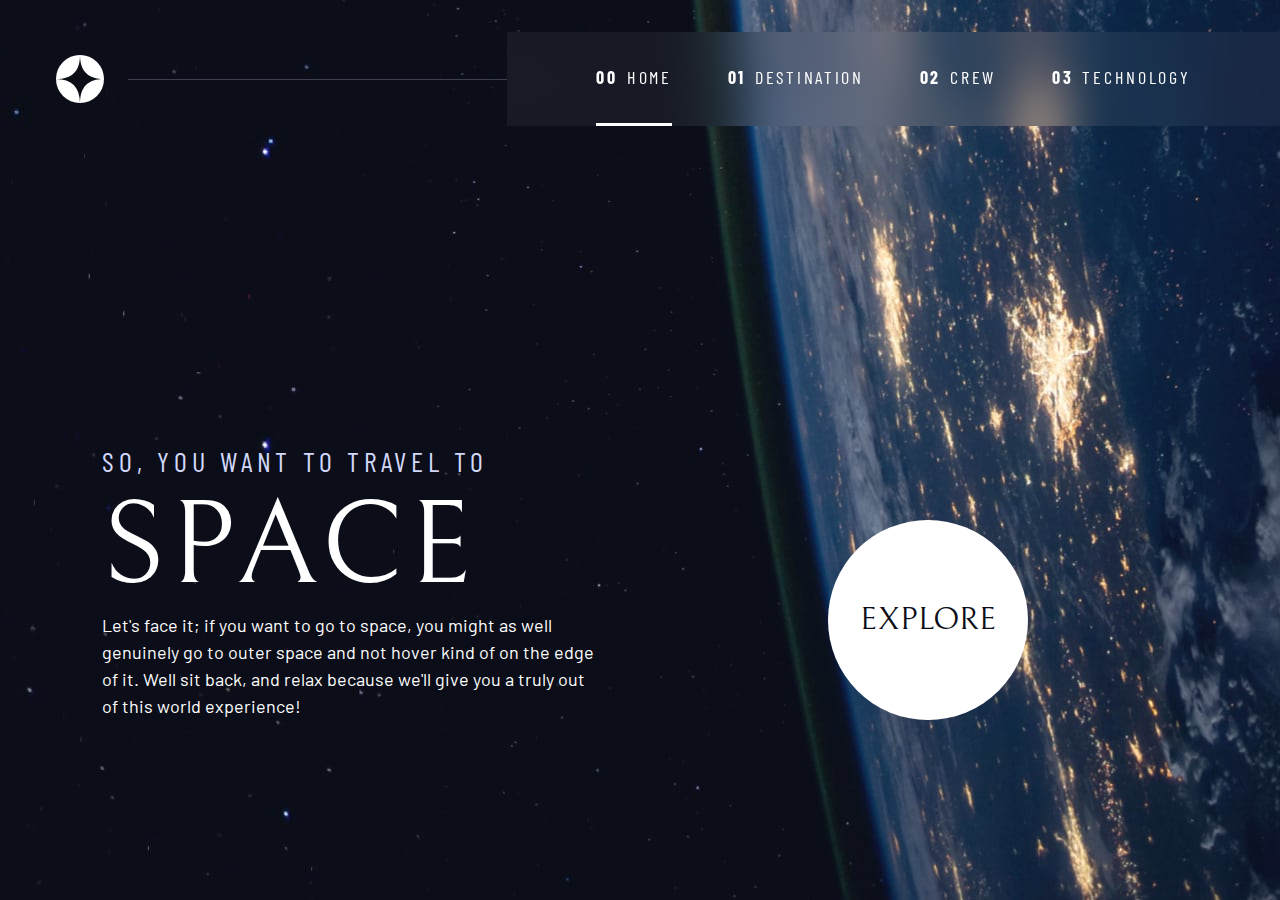
<file: index.html>
<!DOCTYPE html>
<html lang="en">
<head>
  <meta charset="UTF-8">
  <meta name="viewport" content="width=device-width, initial-scale=1.0">

  <link rel="icon" type="image/png" sizes="32x32" href="./assets/favicon-32x32.png">
    <!-- Google fonts -->
    <link rel="preconnect" href="https://fonts.googleapis.com">
    <link rel="preconnect" href="https://fonts.gstatic.com" crossorigin>
    <link href="https://fonts.googleapis.com/css2?family=Barlow+Condensed:wght@400;700&family=Bellefair&family=Barlow:wght@400;700&display=swap" rel="stylesheet">
    <!-- Custom CSS -->
    <link rel="stylesheet" href="index.css">
  <title>Frontend Mentor | Space tourism website</title>

  <script src="navigation.js" defer></script>
</head>
<body class="home">
  <a class="skip-to-content" href="#main">Skip to content</a>
    <header class="primary-header flex">
        <div>
            <img src="./assets/shared/logo.svg" alt="space tourism logo" class='logo'>
        </div>
        <button class="mobile-nav-toggle" aria-controls="primary-navigation" aria-expanded="false"><span class="sr-only">Menu</span></button>
        <nav>
            <ul id="primary-navigation" data-visible="false" class="primary-navigation underline-indicators flex">
                <li class='active'><a class="ff-sans-cond uppercase text-white letter-spacing-2" href="index.html"><span aria-hidden="true">00</span>Home</a>
                <li><a class="ff-sans-cond uppercase text-white letter-spacing-2" href="destination.html"><span aria-hidden="true">01</span>Destination</a>
                <li><a class="ff-sans-cond uppercase text-white letter-spacing-2" href="crew.html"><span aria-hidden="true">02</span>Crew</a>
                <li><a class="ff-sans-cond uppercase text-white letter-spacing-2" href="technology.html"><span aria-hidden="true">03</span>Technology</a>
            </ul>
        </nav>
    </header>

    <main id="main" class="grid-container grid-container--home">
        <div>
          <h1 class="text-accent fs-500 ff-sans-cond uppercase letter-spacing-1">So, you want to travel to
          <span class="fs-900 ff-serif text-white d-block">Space</span></h1>
          <p>Let's face it; if you want to go to space, you might as well genuinely go to 
          outer space and not hover kind of on the edge of it. Well sit back, and relax 
          because we'll give you a truly out of this world experience! </p>
        </div>
        <div>
          <a href="destination.html" class="large-button uppercase ff-serif text-dark bg-white">Explore</a>
        </div>
    </main>
</body>
</html>
</file>
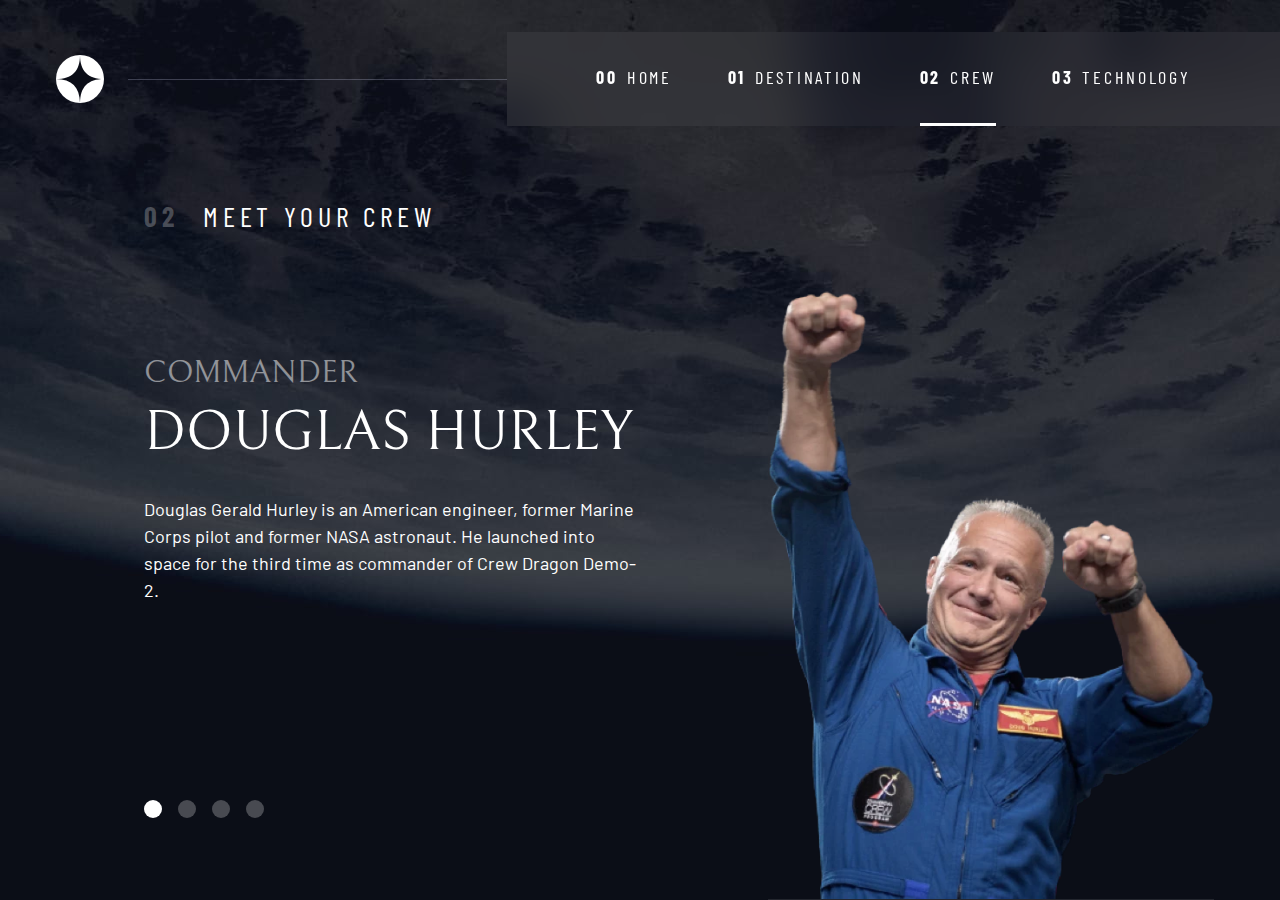
<file: crew.html>
<!DOCTYPE html>
<html lang="en">
<head>
  <meta charset="UTF-8">
  <meta name="viewport" content="width=device-width, initial-scale=1.0">

  <link rel="icon" type="image/png" sizes="32x32" href="./assets/favicon-32x32.png">
    <!-- Google fonts -->
    <link rel="preconnect" href="https://fonts.googleapis.com">
    <link rel="preconnect" href="https://fonts.gstatic.com" crossorigin>
    <link href="https://fonts.googleapis.com/css2?family=Barlow+Condensed:wght@400;700&family=Bellefair&family=Barlow:wght@400;700&display=swap" rel="stylesheet">
    <!-- Custom CSS -->
    <link rel="stylesheet" href="index.css">
    
  <title>Frontend Mentor | Space tourism website</title>

  <script src="navigation.js" defer></script>
  <script src="tabs.js" defer></script>
</head>
<body class="crew">
  <a class="skip-to-content" href="#main">Skip to content</a>
  <header class="primary-header flex">
      <div>
          <img src="./assets/shared/logo.svg" alt="space tourism logo" class='logo'>
      </div>
      <button class="mobile-nav-toggle" aria-controls="primary-navigation" aria-expanded="false"><span class="sr-only">Menu</span></button>
      <nav>
          <ul id="primary-navigation" data-visible="false" class="primary-navigation underline-indicators flex">
              <li><a class="ff-sans-cond uppercase text-white letter-spacing-2" href="index.html"><span aria-hidden="true">00</span>Home</a>
              <li><a class="ff-sans-cond uppercase text-white letter-spacing-2" href="destination.html"><span aria-hidden="true">01</span>Destination</a>
              <li class='active'><a class="ff-sans-cond uppercase text-white letter-spacing-2" href="crew.html"><span aria-hidden="true">02</span>Crew</a>
              <li><a class="ff-sans-cond uppercase text-white letter-spacing-2" href="technology.html"><span aria-hidden="true">03</span>Technology</a>
          </ul>
      </nav>
  </header>
  
  <main id="main" class="grid-container grid-container--crew flow">
    <h1 class="numbered-title"><span aria-hidden="true">02</span> Meet your crew</h1>

    <div class="dot-indicators flex" role="tablist" aria-label="crew member list">
      <button aria-selected="true" aria-controls="commander-tab" data-image="commander-image" role="tab" tabindex="0"><span class="sr-only">The commander</span></button>
      <button aria-selected="false" aria-controls="mission-tab" data-image="mission-image" role="tab" tabindex="-1"><span class="sr-only">The mission specialist</span></button>
      <button aria-selected="false" aria-controls="pilot-tab" data-image="pilot-image" role="tab" tabindex="-1"><span class="sr-only">The pilot</span></button>
      <button aria-selected="false" aria-controls="crew-tab" data-image="crew-image" role="tab" tabindex="-1"><span class="sr-only">The crew engineer</span></button>
    </div>

    <!-- commander -->
    <article class="crew-details flow" id="commander-tab" role="tabpanel" tabindex="0">
      <header class="flow flow--space-small">
        <h2 class="fs-600 ff-serif uppercase">Commander</h2>
        <p class="fs-700 uppercase ff-serif">Douglas Hurley</p>
      </header>
      <p>Douglas Gerald Hurley is an American engineer, former Marine Corps pilot 
      and former NASA astronaut. He launched into space for the third time as 
      commander of Crew Dragon Demo-2.</p>
    </article> 
    
    <!-- mission specialist -->
    <article hidden class="crew-details flow" id="mission-tab" role="tabpanel" tabindex="0">
      <header class="flow flow--space-small">
        <h2 class="fs-600 ff-serif uppercase">Mission Specialist</h2>
        <p class="fs-700 uppercase ff-serif">Mark SHuttleworth</p>
      </header>
      <p>Mark Richard Shuttleworth is the founder and CEO of Canonical, the company behind
        the Linux-based Ubuntu operating system. Shuttleworth became the first South
        African to travel to space as a space tourist.</p>
    </article> 
    
    <!-- pilot -->
    <article hidden class="crew-details flow" id="pilot-tab" role="tabpanel" tabindex="0">
      <header class="flow flow--space-small">
        <h2 class="fs-600 ff-serif uppercase">Pilot</h2>
        <p class="fs-700 uppercase ff-serif">Victor Glover</p>
      </header>
      <p>Pilot on the first operational flight of the SpaceX Crew Dragon to the
        International Space Station. Glover is a commander in the U.S. Navy where
        he pilots an F/A-18.He was a crew member of Expedition 64, and served as a
        station systems flight engineer.</p>
    </article> 
    
    <!-- engineer -->
    <article hidden class="crew-details flow" id="crew-tab" role="tabpanel" tabindex="0">
      <header class="flow flow--space-small">
        <h2 class="fs-600 ff-serif uppercase">Flight Engineer</h2>
        <p class="fs-700 uppercase ff-serif">Anousheh Ansari</p>
      </header>
      <p>Anousheh Ansari is an Iranian American engineer and co-founder of Prodea Systems.
        Ansari was the fourth self-funded space tourist, the first self-funded woman to
        fly to the ISS, and the first Iranian in space.</p>
    </article> 
    
    <picture id="commander-image">
      <source srcset="assets/crew/image-douglas-hurley.webp" type="image/webp">
      <img src="assets/crew/image-douglas-hurley.png" alt="Douglas Hurley">
    </picture>
    <picture hidden id="mission-image">
      <source srcset="assets/crew/image-mark-shuttleworth.webp" type="image/webp">
      <img src="assets/crew/image-mark-shuttleworth.png" alt="Douglas Hurley">
    </picture>
    <picture hidden id="pilot-image">
      <source srcset="assets/crew/image-victor-glover.webp" type="image/webp">
      <img src="assets/crew/image-victor-glover.png" alt="Douglas Hurley">
    </picture>
    <picture hidden id="crew-image">
      <source srcset="assets/crew/image-anousheh-ansari.webp" type="image/webp">
      <img src="assets/crew/image-anousheh-ansari.png" alt="Douglas Hurley">
    </picture>
  </main>
</body>
</html>
</file>
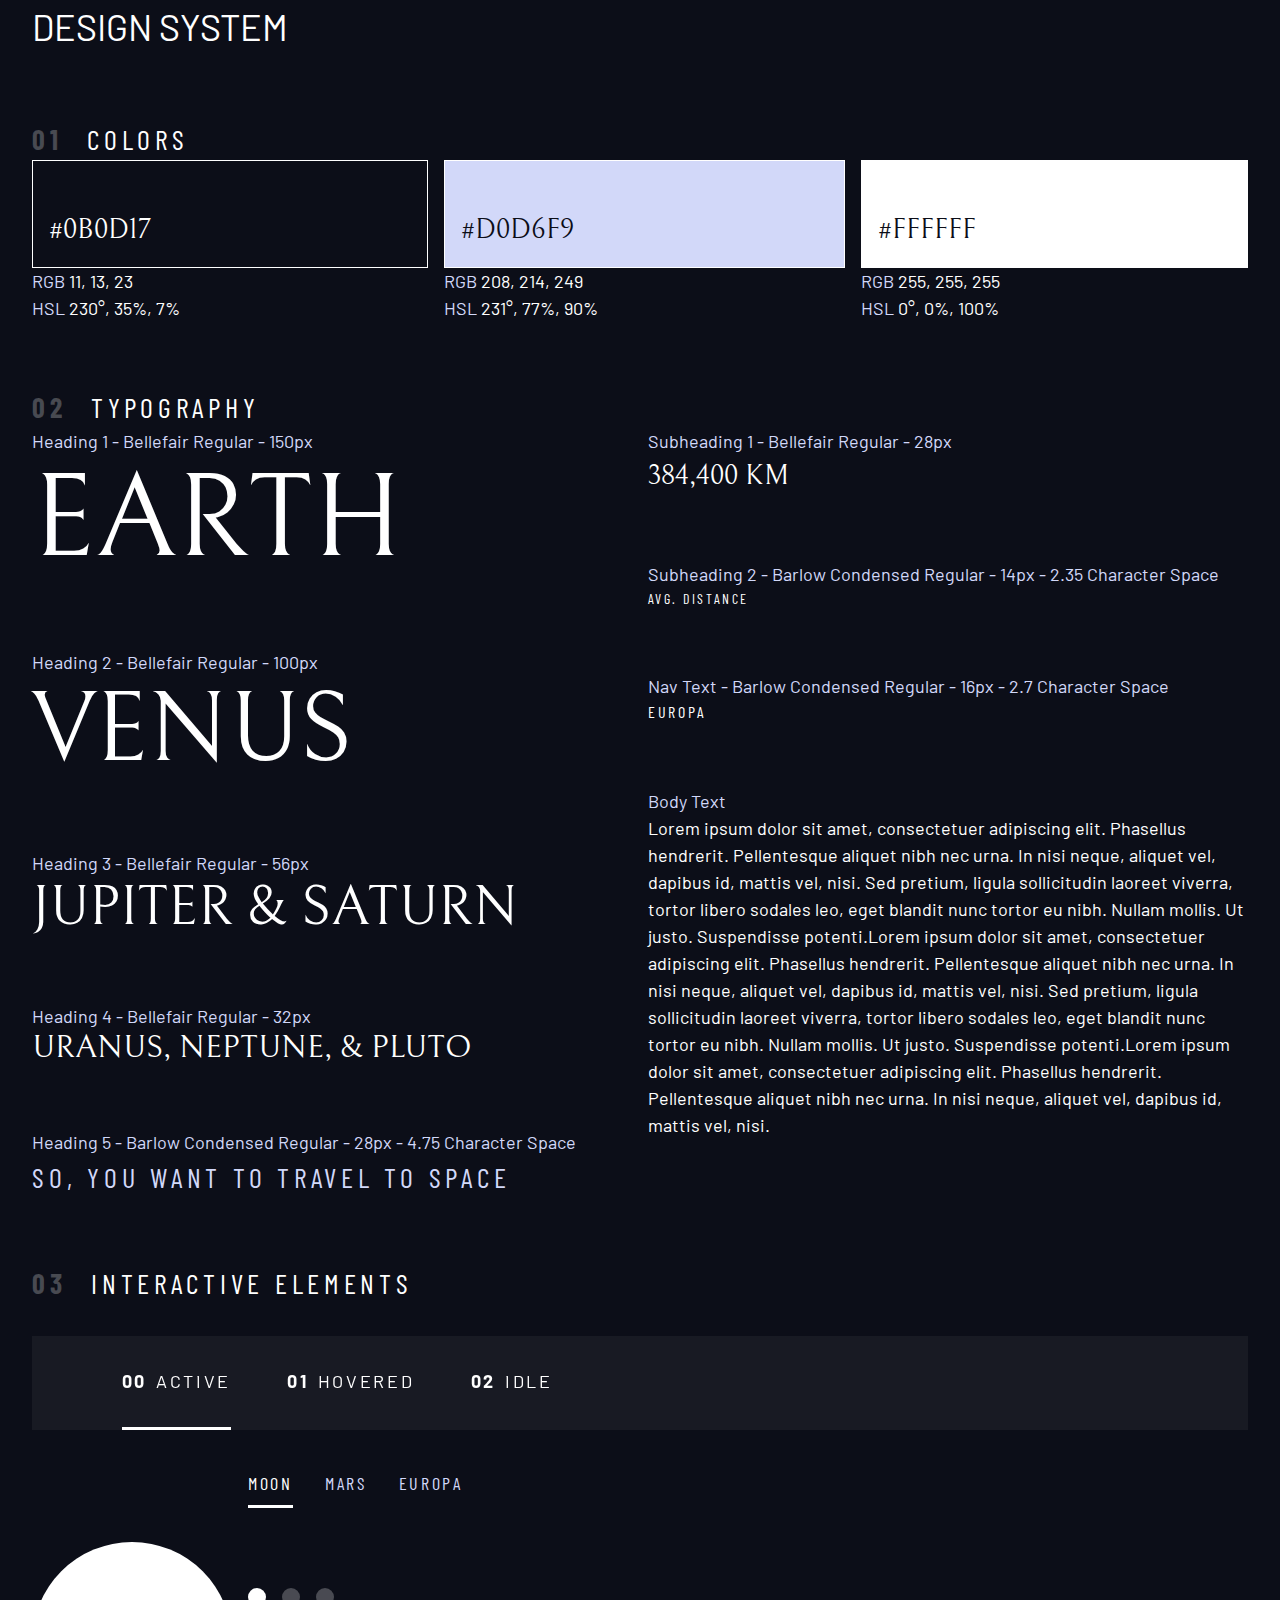
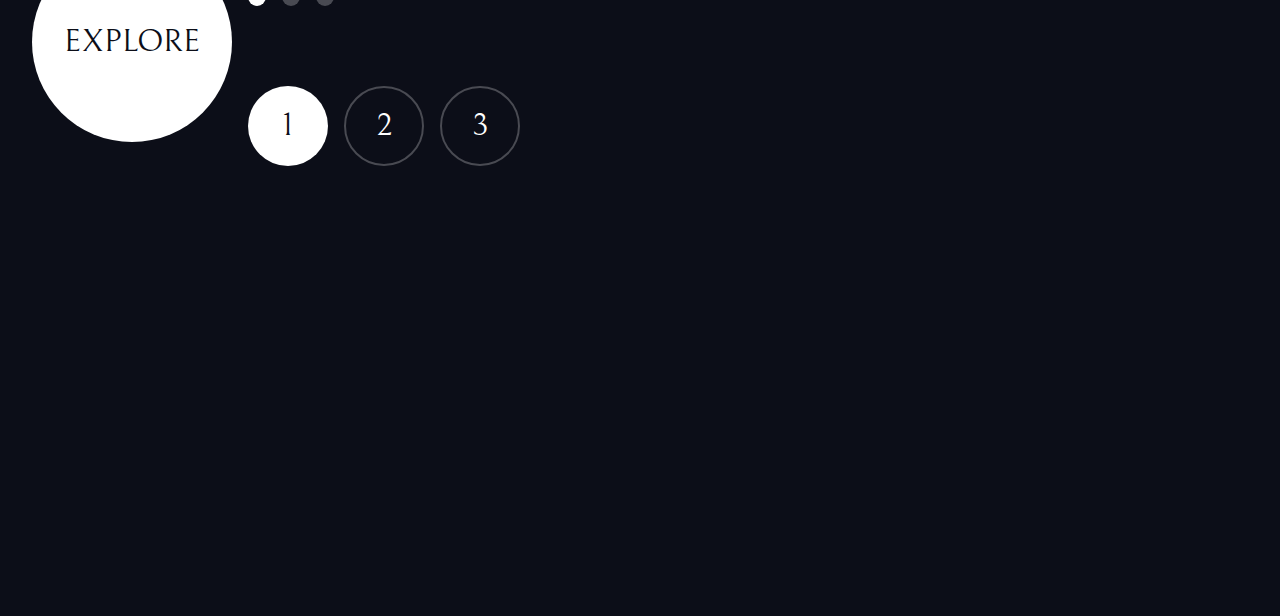
<file: design-system.html>
<!DOCTYPE html>
<html lang="en">
<head>
    <meta charset="UTF-8">
    <meta http-equiv="X-UA-Compatible" content="IE=edge">
    <meta name="viewport" content="width=device-width, initial-scale=1.0">
    <title>Document</title>
    <!-- Google fonts -->
    <link rel="preconnect" href="https://fonts.googleapis.com">
    <link rel="preconnect" href="https://fonts.gstatic.com" crossorigin>
    <link href="https://fonts.googleapis.com/css2?family=Barlow+Condensed:wght@400;700&family=Bellefair&family=Barlow:wght@400;700&display=swap" rel="stylesheet">
    <link rel="stylesheet" href="index.css">
</head>
<body>
    
    <div class="container">
        <h1 class="uppercase">Design system</h1>
        
        <section id="colors" style="margin: 4rem 0">
            <h2 class="numbered-title"><span>01</span> colors</h2>
            <div class="flex">
                <div style="flex-grow: 1;">
                    <div class="bg-dark text-white ff-serif fs-500" style="padding: 3rem 1rem 1rem; border: 1px solid white">#0B0D17</div>
                    <p><span class="text-accent">RGB</span> 11, 13, 23</p>
                    <p><span class="text-accent">HSL</span> 230°, 35%, 7%</p>
                </div>
                <div style="flex-grow: 1;">
                    <div class="bg-accent text-dark ff-serif fs-500" style="padding: 3rem 1rem 1rem; border: 1px solid white">#D0D6F9</div>
                    <p><span class="text-accent">RGB</span> 208, 214, 249</p>
                    <p><span class="text-accent">HSL</span> 231°, 77%, 90%</p>
                </div>
                <div style="flex-grow: 1;">
                    <div class="bg-white text-dark ff-serif fs-500" style="padding: 3rem 1rem 1rem; border: 1px solid white;">#FFFFFF</div>
                    <p><span class="text-accent">RGB</span> 255, 255, 255</p>
                    <p><span class="text-accent">HSL</span> 0°, 0%, 100%</p>
                </div>
            </div>
        </section>
        
        <section id="typography"  style="margin: 4rem 0">
            <h2 class='numbered-title'><span>02 </span>Typography</h2>
            <div class="flex">
                <div class='flow' style="flex-basis: 100%; --flow-space:4rem;">
                    <div> 
                        <p class='text-accent'>Heading 1 - Bellefair Regular - 150px</p>
                        <p class='fs-900 ff-serif uppercase'>Earth</p>
                    </div>
                    <div> 
                        <p class='text-accent'>Heading 2 - Bellefair Regular - 100px</p>
                        <p class='fs-800 ff-serif uppercase'>Venus</p>
                    </div>
                    <div> 
                        <p class='text-accent'>Heading 3 - Bellefair Regular - 56px</p>
                        <p class='fs-700 ff-serif uppercase'>Jupiter & Saturn</p>
                    </div>
                    <div> 
                        <p class='text-accent'>Heading 4 - Bellefair Regular - 32px</p>
                        <p class='fs-600 ff-serif uppercase'>Uranus, Neptune, & Pluto</p>
                    </div>
                    <div> 
                        <p class='text-accent'>Heading 5 - Barlow Condensed Regular - 28px - 4.75 Character Space</p>
                        <p class='text-accent fs-500 ff-sans-cond uppercase letter-spacing-1'>So, you want to travel to space</p>
                    </div>
                
                </div>
                
                <div class="flow" style="flex-basis: 100%; --flow-space:4rem">
                    <div> 
                        <p class="text-accent">Subheading 1 - Bellefair Regular - 28px</p>
                        <p class="fs-500 ff-serif uppercase">384,400 km</p>
                    </div>
                    <div> 
                        <p class="text-accent">Subheading 2 - Barlow Condensed Regular - 14px - 2.35 Character Space</p>
                        <p class="fs-200 uppercase ff-sans-cond letter-spacing-3">Avg. Distance</p>
                    </div>
                    <div> 
                        <p class="text-accent">Nav Text - Barlow Condensed Regular - 16px - 2.7 Character Space</p>
                        <p class="fs-300 uppercase ff-sans-cond letter-spacing-2">Europa</p>
                    </div>
                    <div> 
                        <p class="text-accent">Body Text</p>
                        <p>Lorem ipsum dolor sit amet, consectetuer adipiscing elit. Phasellus hendrerit. Pellentesque aliquet nibh nec urna. In nisi neque, aliquet vel, dapibus id, mattis vel, nisi. Sed pretium, ligula sollicitudin laoreet viverra, tortor libero sodales leo, eget blandit nunc tortor eu nibh. Nullam mollis. Ut justo. Suspendisse potenti.Lorem ipsum dolor sit amet, consectetuer adipiscing elit. Phasellus hendrerit. Pellentesque aliquet nibh nec urna. In nisi neque, aliquet vel, dapibus id, mattis vel, nisi. Sed pretium, ligula sollicitudin laoreet viverra, tortor libero sodales leo, eget blandit nunc tortor eu nibh. Nullam mollis. Ut justo. Suspendisse potenti.Lorem ipsum dolor sit amet, consectetuer adipiscing elit. Phasellus hendrerit. Pellentesque aliquet nibh nec urna. In nisi neque, aliquet vel, dapibus id, mattis vel, nisi. </p>
                    </div>
            </div>
        </section>

        <section class="flow" id="interactive-elements">
            <h2 class="numbered-title"><span>03</span> Interactive elements</h2>
            
            <!-- navigation -->
            <div>
                <nav>
                    <ul class="primary-navigation underline-indicators flex">
                        <li class='active'><a class="uppercase text-white letter-spacing-2" href="#"><span>00</span>Active</a>
                        <li><a class="uppercase text-white letter-spacing-2" href="#"><span>01</span>Hovered</a>
                        <li><a class="uppercase text-white letter-spacing-2" href="#"><span>02</span>Idle</a>
                    </ul>
                </nav>
            </div>
            
            <div class="flex">
                <div style="margin-top: 5rem;">
                    <!-- explore button -->
                    <a href="#" class='large-button uppercase ff-serif text-dark fs-600 bg-white'>Explore</a>
                </div>
                
                <div class='flow' style="margin-bottom: 50vh;--flow-space:5rem">
                    <!-- Tabs -->
                    <div class="tab-list underline-indicators flex">
                        <button aria-selected="true" class="uppercase text-accent letter-spacing-2 ff-sans-cond">Moon</button>
                        <button aria-selected="false" class="uppercase text-accent letter-spacing-2 ff-sans-cond">Mars</button>
                        <button aria-selected="false" class="uppercase text-accent letter-spacing-2 ff-sans-cond">Europa</button>
                    </div>
                    
                    <!-- Dots -->
                    <div class="dot-indicators flex">
                        <button aria-selected="true"><span class="sr-only">Tab title</span></button>
                        <button aria-selected="false"><span class="sr-only">Tab title</span></button>
                        <button aria-selected="false"><span class="sr-only">Tab title</span></button>
                    </div>
                    
                    <!-- Numbers -->
                    <div class="numbered-indicators flex">
                        <button aria-selected="true" class="text-white ff-serif fs-600">1</button>
                        <button aria-selected="false" class="text-white ff-serif fs-600">2</button>
                        <button aria-selected="false" class="text-white ff-serif fs-600">3</button>
                    </div>
                </div>
            </div>
            
        </section>
        
    </div>
</body>
</html>
</file>
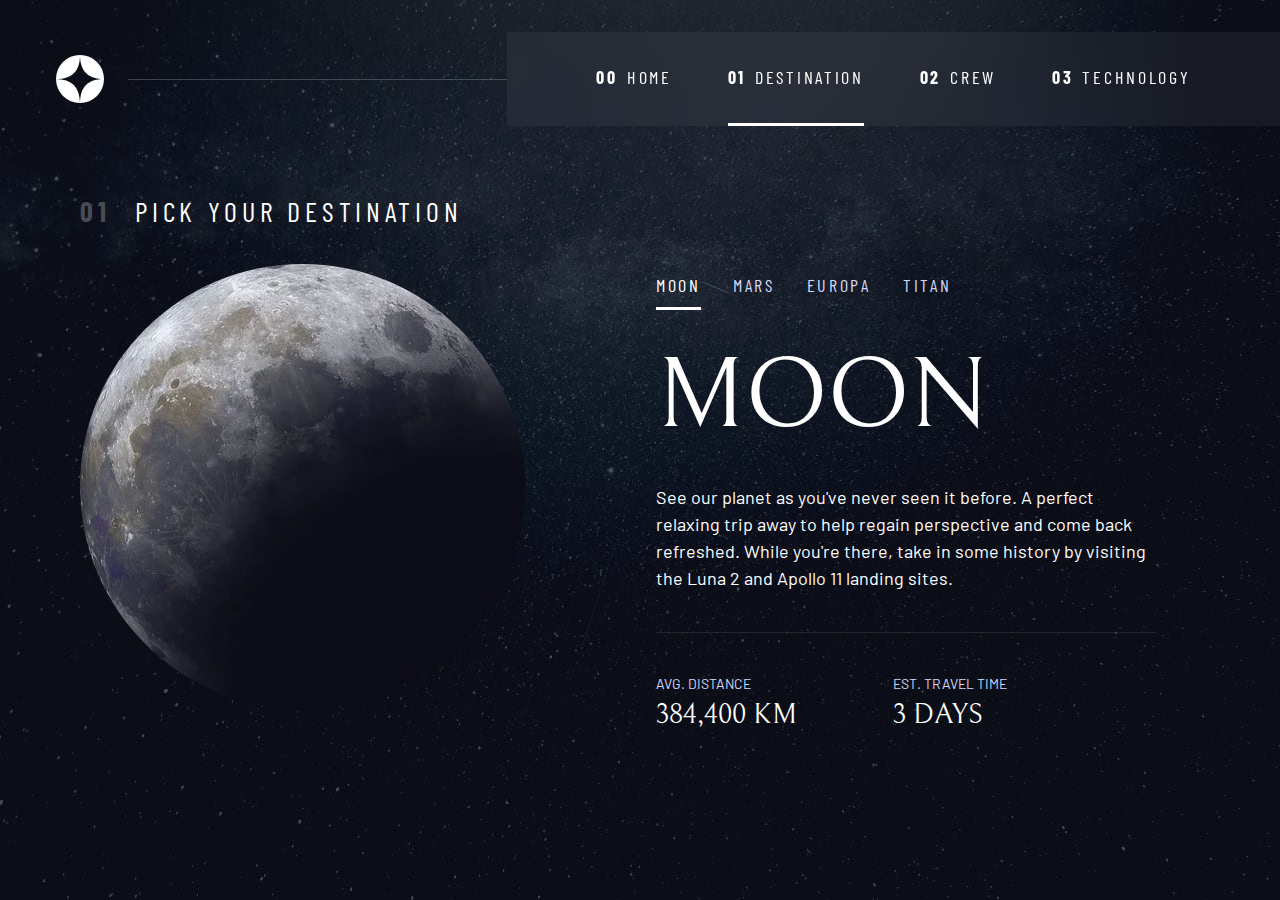
<file: destination.html>
<!DOCTYPE html>
<html lang="en">
<head>
  <meta charset="UTF-8">
  <meta name="viewport" content="width=device-width, initial-scale=1.0">

  <link rel="icon" type="image/png" sizes="32x32" href="./assets/favicon-32x32.png">
    <!-- Google fonts -->
    <link rel="preconnect" href="https://fonts.googleapis.com">
    <link rel="preconnect" href="https://fonts.gstatic.com" crossorigin>
    <link href="https://fonts.googleapis.com/css2?family=Barlow+Condensed:wght@400;700&family=Bellefair&family=Barlow:wght@400;700&display=swap" rel="stylesheet">
    <!-- Custom CSS -->
    <link rel="stylesheet" href="index.css">
  <title>Frontend Mentor | Space tourism website</title>

  <script src="navigation.js" defer></script>
  <script src="tabs.js" defer></script>
</head>
<body class="destination">
  <a class="skip-to-content" href="#main">Skip to content</a>
  <header class="primary-header flex">
      <div>
          <img src="./assets/shared/logo.svg" alt="space tourism logo" class='logo'>
      </div>
      <button class="mobile-nav-toggle" aria-controls="primary-navigation" aria-expanded="false"><span class="sr-only">Menu</span></button>
      <nav>
          <ul id="primary-navigation" data-visible="false" class="primary-navigation underline-indicators flex">
              <li><a class="ff-sans-cond uppercase text-white letter-spacing-2" href="index.html"><span aria-hidden="true">00</span>Home</a>
              <li class='active'><a class="ff-sans-cond uppercase text-white letter-spacing-2" href="destination.html"><span aria-hidden="true">01</span>Destination</a>
              <li><a class="ff-sans-cond uppercase text-white letter-spacing-2" href="crew.html"><span aria-hidden="true">02</span>Crew</a>
              <li><a class="ff-sans-cond uppercase text-white letter-spacing-2" href="technology.html"><span aria-hidden="true">03</span>Technology</a>
          </ul>
      </nav>
  </header>
  
  <main id="main" class="grid-container grid-container--destination flow">
    <h1 class="numbered-title"><span aria-hidden="true">01</span> Pick your destination</h1>

    <picture id="moon-image">
      <source srcset="assets/destination/image-moon.webp" type="image/webp">
      <img src="assets/destination/image-moon.png" alt="the moon">
    </picture>
    <picture hidden id="mars-image">
      <source srcset="assets/destination/image-mars.webp" type="image/webp">
      <img src="assets/destination/image-mars.png" alt="the planet mars">
    </picture>
    <picture hidden id="europa-image">
      <source srcset="assets/destination/image-europa.webp" type="image/webp">
      <img src="assets/destination/image-europa.png" alt="the planet europa">
    </picture>
    <picture hidden id="titan-image">
      <source srcset="assets/destination/image-titan.webp" type="image/webp">
      <img src="assets/destination/image-titan.png" alt="the moon titan">
    </picture>

    <div class="tab-list underline-indicators flex" role="tablist" aria-label="destination list">
      <button aria-selected="true" role="tab" aria-controls="moon-tab" class="uppercase ff-sans-cond text-accent letter-spacing-2" tabindex="0" data-image="moon-image">Moon</button>
      <button aria-selected="false" role="tab" aria-controls="mars-tab" class="uppercase ff-sans-cond text-accent letter-spacing-2" tabindex="-1" data-image="mars-image">Mars</button>
      <button aria-selected="false" role="tab" aria-controls="europa-tab" class="uppercase ff-sans-cond text-accent letter-spacing-2" tabindex="-1" data-image="europa-image">Europa</button>
      <button aria-selected="false" role="tab" aria-controls="titan-tab" class="uppercase ff-sans-cond text-accent letter-spacing-2" tabindex="-1" data-image="titan-image">Titan</button>
    </div>

   <!-- The moon -->
   <article class="destination-info flow" id="moon-tab" tabindex="0" role="tabpanel">
      <h2 class="fs-800 uppercase ff-serif">Moon</h2>

      <p>See our planet as you've never seen it before. A perfect relaxing trip away to help 
      regain perspective and come back refreshed. While you're there, take in some history 
      by visiting the Luna 2 and Apollo 11 landing sites.</p>
      
      <div class="destination-meta flex">
        <div>
          <h3 class="text-accent fs-200 uppercase">Avg. distance</h3>
          <p class="ff-serif uppercase">384,400 km</p>
        </div>
        <div>
          <h3 class="text-accent fs-200 uppercase">Est. travel time</h3>
          <p class="ff-serif uppercase">3 days</p>
        </div>
      </div>
    </article>
    
    <!-- Mars -->
    <article hidden class="destination-info flow" id="mars-tab" tabindex="0" role="tabpanel">
      <h2 class="fs-800 uppercase ff-serif">Mars</h2>

      <p>Don't forget to pack your hiking boots. You'll need them to tackle Olympus Mons, 
  the tallest planetary mountain in our solar system. It's two and a half times 
  the size of Everest!</p>
      
      <div class="destination-meta flex">
        <div>
          <h3 class="text-accent fs-200 uppercase">Avg. distance</h3>
          <p class="ff-serif uppercase">225 mil. km</p>
        </div>
        <div>
          <h3 class="text-accent fs-200 uppercase">Est. travel time</h3>
          <p class="ff-serif uppercase">9 months</p>
        </div>
      </div>
    </article>
    
    <!-- Europa -->
    <article hidden class="destination-info flow" id="europa-tab" tabindex="0" role="tabpanel">
      <h2 class="fs-800 uppercase ff-serif">Europa</h2>

      <p>The smallest of the four Galilean moons orbiting Jupiter, Europa is a 
  winter lover's dream. With an icy surface, it's perfect for a bit of 
  ice skating, curling, hockey, or simple relaxation in your snug 
  wintery cabin.</p>
      <div class="destination-meta flex">
        <div>
          <h3 class="text-accent fs-200 uppercase">Avg. distance</h3>
          <p class="ff-serif uppercase">628 mil. km</p>
        </div>
        <div>
          <h3 class="text-accent fs-200 uppercase">Est. travel time</h3>
          <p class="ff-serif uppercase">3 years</p>
        </div>
      </div>
    </article>
    
    <!-- Titan -->
    <article hidden class="destination-info flow" id="titan-tab" tabindex="0" role="tabpanel">
      <h2 class="fs-800 uppercase ff-serif">Titan</h2>

      <p>The only moon known to have a dense atmosphere other than Earth, Titan 
  is a home away from home (just a few hundred degrees colder!). As a 
  bonus, you get striking views of the Rings of Saturn.</p>
      
      <div class="destination-meta flex">
        <div>
          <h3 class="text-accent fs-200 uppercase">Avg. distance</h3>
          <p class="ff-serif uppercase">1.6 bil. km</p>
        </div>
        <div>
          <h3 class="text-accent fs-200 uppercase">Est. travel time</h3>
          <p class="ff-serif uppercase">7 years</p>
        </div>
      </div>
    </article>
  </main>

</body>
</html>
</file>
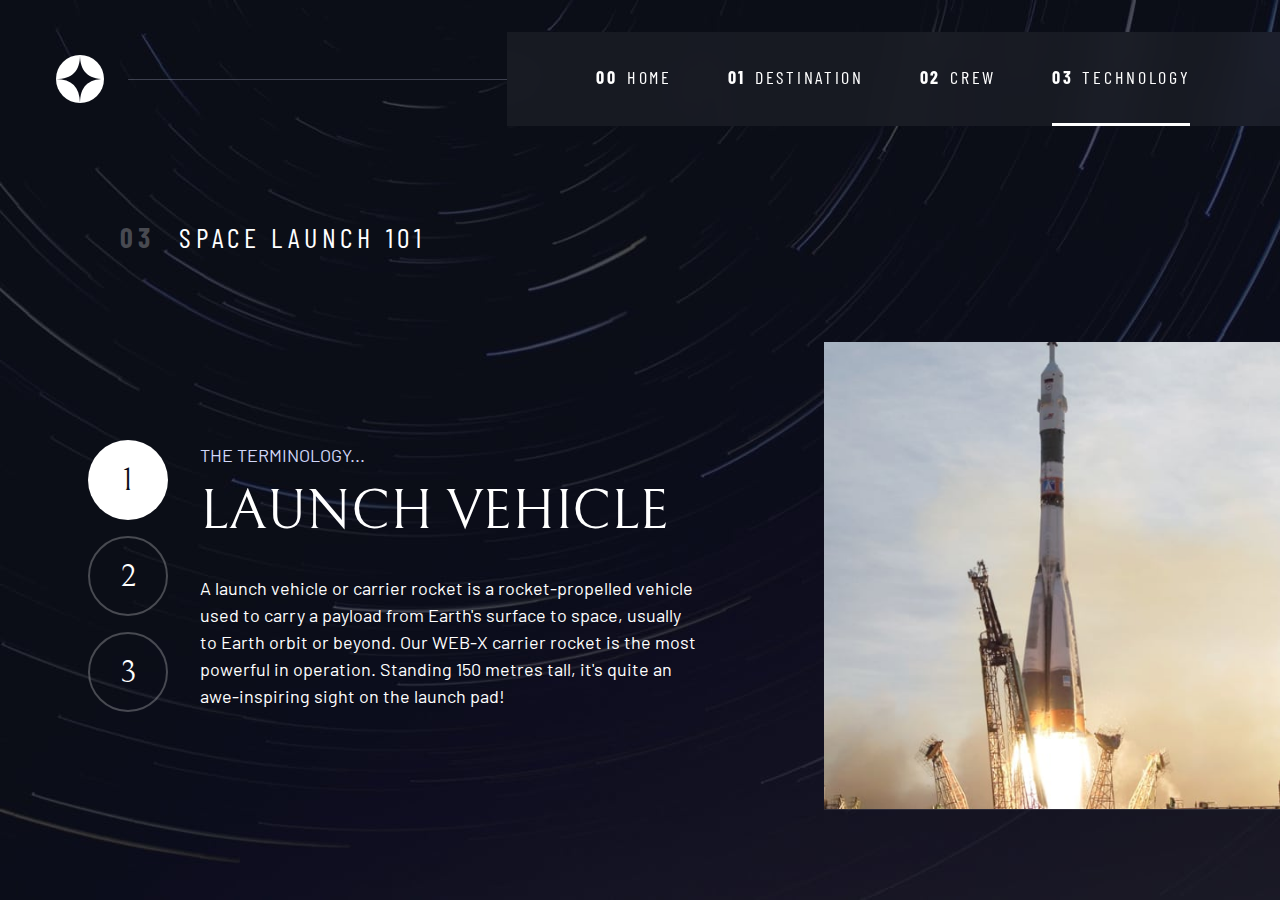
<file: technology.html>
<!DOCTYPE html>
<html lang="en">
<head>
  <meta charset="UTF-8">
  <meta name="viewport" content="width=device-width, initial-scale=1.0">

  <link rel="icon" type="image/png" sizes="32x32" href="./assets/favicon-32x32.png">
    <!-- Google fonts -->
    <link rel="preconnect" href="https://fonts.googleapis.com">
    <link rel="preconnect" href="https://fonts.gstatic.com" crossorigin>
    <link href="https://fonts.googleapis.com/css2?family=Barlow+Condensed:wght@400;700&family=Bellefair&family=Barlow:wght@400;700&display=swap" rel="stylesheet">
    <!-- Custom CSS -->
    <link rel="stylesheet" href="index.css">
  <title>Frontend Mentor | Space tourism website</title>

  <script src="navigation.js" defer></script>
  <script src="tabs.js" defer></script>
</head>
<body class="technology">
  <a class="skip-to-content" href="#main">Skip to content</a>
  <header class="primary-header flex">
      <div>
          <img src="./assets/shared/logo.svg" alt="space tourism logo" class='logo'>
      </div>
      <button class="mobile-nav-toggle" aria-controls="primary-navigation" aria-expanded="false"><span class="sr-only">Menu</span></button>
      <nav>
          <ul id="primary-navigation" data-visible="false" class="primary-navigation underline-indicators flex">
              <li><a class="ff-sans-cond uppercase text-white letter-spacing-2" href="index.html"><span aria-hidden="true">00</span>Home</a>
              <li><a class="ff-sans-cond uppercase text-white letter-spacing-2" href="destination.html"><span aria-hidden="true">01</span>Destination</a>
              <li><a class="ff-sans-cond uppercase text-white letter-spacing-2" href="crew.html"><span aria-hidden="true">02</span>Crew</a>
              <li class='active'><a class="ff-sans-cond uppercase text-white letter-spacing-2" href="technology.html"><span aria-hidden="true">03</span>Technology</a>
          </ul>
      </nav>
  </header>
  
  <main id="main" class="grid-container grid-container--technology flow">
    <h1 class="numbered-title"><span aria-hidden="true">03</span> Space Launch 101</h1>

    <picture id="vehicle-image">
      <source srcset="assets/technology/image-launch-vehicle-portrait.jpg" media="(min-width: 45em)" type="image/jpg">
      <img src="assets/technology/image-launch-vehicle-landscape.jpg" alt="launch vehicle">
    </picture>
    <picture hidden id="spaceport-image">
      <source srcset="assets/technology/image-spaceport-portrait.jpg" media="(min-width: 45em)" type="image/jpg">
      <img src="assets/technology/image-spaceport-landscape.jpg" alt="launch vehicle">
    </picture>
    <picture hidden id="capsule-image">
      <source srcset="assets/technology/image-space-capsule-portrait.jpg" media="(min-width: 45em)" type="image/jpg">
      <img src="assets/technology/image-space-capsule-landscape.jpg" alt="launch vehicle">
    </picture>

    <div class="numbered-indicators flex" role="tablist" aria-label="technology list">
      <button aria-selected="true" role="tab" aria-controls="vehicle-tab" class="text-white ff-serif fs-600" tabindex="0" data-image="vehicle-image">1</button>
      <button aria-selected="false" role="tab" aria-controls="spaceport-tab" class="text-white ff-serif fs-600" tabindex="-1" data-image="spaceport-image">2</button>
      <button aria-selected="false" role="tab" aria-controls="capsule-tab" class="text-white ff-serif fs-600" tabindex="-1" data-image="capsule-image">3</button>
    </div>

    <!-- vehicle -->
    <article class="technology-details flow" id="vehicle-tab" role="tabpanel" tabindex="0">
      <header class="flow flow--space-small">
        <h2 class="text-accent fs-400 uppercase">The terminology...</h2>
        <p class="fs-700 uppercase ff-serif">Launch vehicle</p>
      </header>
      <p>A launch vehicle or carrier rocket is a rocket-propelled vehicle used to carry a 
        payload from Earth's surface to space, usually to Earth orbit or beyond. Our 
        WEB-X carrier rocket is the most powerful in operation. Standing 150 metres tall, 
        it's quite an awe-inspiring sight on the launch pad!</p>
    </article> 

    <!-- spaceport -->
    <article hidden class="technology-details flow" id="spaceport-tab" role="tabpanel" tabindex="0">
      <header class="flow flow--space-small">
        <h2 class="text-accent fs-400 uppercase">The terminology...</h2>
        <p class="fs-700 uppercase ff-serif">Spaceport</p>
      </header>
      <p>A spaceport or cosmodrome is a site for launching (or receiving) spacecraft, by analogy to the seaport for ships or airport for aircraft. Based in the famous Cape Canaveral, our spaceport is ideally situated to take advantage of the Earth's rotation for launch.</p>
    </article> 

    <!-- capsule -->
    <article hidden class="technology-details flow" id="capsule-tab" role="tabpanel" tabindex="0">
      <header class="flow flow--space-small">
        <h2 class="text-accent fs-400 uppercase">The terminology...</h2>
        <p class="fs-700 uppercase ff-serif">Space Capsule</p>
      </header>
      <p>A space capsule is an often-crewed spacecraft that uses a blunt-body reentry capsule to reenter the Earth's atmosphere without wings. Our capsule is where you'll spend your time during the flight. It includes a space gym, cinema, and plenty of other activities to keep you entertained.</p>
    </article> 
</body>
</html>
</file>
<file: index.css>
/* ----------------- */
/* Custom Properties */
/* ----------------- */

:root {
    /* colors */
    --clr-dark: 230 35% 7%;
    --clr-light: 231 77% 90%;
    --clr-white: 0 0% 100%;

    /* font sizes */
    --fs-900: clamp(5rem, 8vw + 1rem, 9.375rem);
    --fs-800: 3.5rem;
    --fs-700: 1.5rem;
    --fs-600: 1rem;
    --fs-500: 1rem;
    --fs-400: 0.9375rem;
    --fs-300: 1rem;
    --fs-200: 0.875rem;

    /* font-families */
    --ff-serif: "Bellefair", serif;
    --ff-sans-cond: "Barlow Condensed", sans-serif;
    --ff-sans-normal: "Barlow", sans-serif;
}

@media (min-width: 35em) {
    :root {
        --fs-800: 5rem;
        --fs-700: 2.5rem;
        --fs-600: 1.5rem;
        --fs-500: 1.25rem;
        --fs-400: 1rem;
    }
}

@media (min-width: 45em) {
    :root {
        /* font-sizes */
        --fs-800: 6.25rem;
        --fs-700: 3.5rem;
        --fs-600: 2rem;
        --fs-500: 1.75rem;
        --fs-400: 1.125rem;
    }
}

/* --------------- */
/* Reset           */
/* --------------- */

/* https://piccalil.li/blog/a-modern-css-reset/ */

/* Box sizing */
*,
*::before,
*::after {
    box-sizing: border-box;
}

/* Reset margins */
body, 
h1,
h2,
h3,
h4,
h5,
h6,
p,
figure,
picture {
    margin: 0;
}

h1,
h2,
h3,
h4,
h5,
h6,
p {
    font-weight: 400;
}

[hidden]{
    display: none;
}

/* set up the body */
body {
    font-family: var(--ff-sans-normal);
    font-size: var(--fs-400);
    color: hsl( var(--clr-white) );
    background-color: hsl( var(--clr-dark) );
    line-height: 1.5;
    min-height: 100vh;
    display: grid;
    grid-template-rows: min-content 1fr;
    overflow-x: hidden;
}

/* make images easier to work with */
img, 
picture {
    max-width: 100%;
    display: block;
}

/* Form elements */
input, 
button,
textarea,
select {
    font: inherit;
}

/* remove animations  */
@media (prefers-reduced-motion: reduce){
    *,
    *::before,
    *::after { 
        animation-duration: 0.01ms !important;
        animation-iteration-count: 1 !important;
        transition-duration: 0.01ms !important;
        scroll-behavior: auto !important;
    }
}

/* --------------- */
/* Utility Classes */
/* --------------- */

.flex {
    display: flex;
    gap: var(--gap, 1rem);
}

.grid {
    display: grid;
    gap: var(--gap, 1rem);
}

.d-block {
    display: block;
}

.flow > *:where(:not(:first-child)) {
    margin-top: var(--flow-space, 1rem);
}

.flow--space-small {
    --flow-space: .75rem
}

.container {
    padding-inline: 2rem;
    margin-inline: auto;
    max-width: 80rem;
}

.sr-only {
    position: absolute;
    width: 1px;
    height: 1px;
    padding: 0;
    margin: -1px;
    overflow: hidden;
    clip: rect(0,0,0,0);
    white-space: nowrap; 
    border: 0;
}

.skip-to-content {
    position: absolute;
    z-index: 9999;
    background: hsl( var(--clr-white) );
    color: hsl( var(--clr-dark) );
    padding: .5em 1em;
    margin-inline: auto;
    transform: translateY(-100%);
    transition: transform .25s ease-in-out
}

.skip-to-content:focus {
    transform: translateY(0);
}

/* colors */

.bg-dark { background-color: hsl( var(--clr-dark) );}
.bg-accent { background-color: hsl( var(--clr-light) );}
.bg-white { background-color: hsl( var(--clr-white) );}

.text-dark { color: hsl( var(--clr-dark) );}
.text-accent { color: hsl( var(--clr-light) );}
.text-white { color: hsl( var(--clr-white) );}

/* typography */

.ff-serif { font-family: var(--ff-serif); } 
.ff-sans-cond { font-family: var(--ff-sans-cond); } 
.ff-sans-normal { font-family: var(--ff-sans-normal); } 

.letter-spacing-1 { letter-spacing: 4.75px; } 
.letter-spacing-2 { letter-spacing: 2.7px; } 
.letter-spacing-3 { letter-spacing: 2.35px; } 

.uppercase { text-transform: uppercase; }

.fs-900 { font-size: var(--fs-900); }
.fs-800 { font-size: var(--fs-800); }
.fs-700 { font-size: var(--fs-700); }
.fs-600 { font-size: var(--fs-600); }
.fs-500 { font-size: var(--fs-500); }
.fs-400 { font-size: var(--fs-400); }
.fs-300 { font-size: var(--fs-300); }
.fs-200 { font-size: var(--fs-200); }


.fs-900,
.fs-800,
.fs-700,
.fs-600 {
    line-height: 1.1;
}

.numbered-title {
    font-family: var(--ff-sans-cond);
    font-size: var(--fs-500);
    text-transform: uppercase;
    letter-spacing: 4.72px;
}

.numbered-title span {
    margin-right: .5em;
    font-weight: 700;
    color: hsl( var(--clr-white) / .25);
}

/* --------------- */
/* Components      */
/* --------------- */

.large-button {
    font-size: 2rem;
    position: relative;
    z-index: 1;
    display: inline-grid;
    place-items: center;
    padding: 0 2rem;
    border-radius: 50%;
    aspect-ratio: 1;
    text-decoration: none;
}

.large-button::after{
    content: '';
    position: absolute;
    z-index: -1;
    width: 100%;
    height: 100%;
    background: hsl( var(--clr-white) / .15);
    border-radius: inherit;
    opacity: 0;
    transition: opacity 500ms linear, transform 750ms ease-in-out;
}

.large-button:hover::after, 
.large-button:focus::after {
    opacity: 1;
    transform: scale(1.5);
}

/* primary-header */
.logo {
    margin: 1.5rem clamp(1.5rem, 5vw, 3.5rem);
}

.primary-header {
    justify-content: space-between;
    align-items: center;
}

.primary-navigation {
    --gap: clamp(1.5rem, 5vw, 3.5rem);
    --underline-gap: 2rem;
    list-style: none;
    padding: 0;
    margin: 0;
    background: hsl( var(--clr-dark) / .95);
}

.primary-navigation a {
    text-decoration: none;
}

.primary-navigation a > span {
    font-weight: 700;
    margin-right: .5em;
}
.mobile-nav-toggle {
    display: none;
}

@supports (backdrop-filter: blur(1.5rem)) {
    .primary-navigation{
        background: hsl( var(--clr-white) / .05);
        backdrop-filter: blur(1.5rem);
    }
}

@media (max-width: 35rem){
    .primary-navigation {
        --underline-gap: .5rem;
        position: fixed;
        z-index: 1000;
        inset: 0 0 0 30%;
        list-style: none;
        padding: min(20rem, 15vh) 2rem;
        margin: 0;
        flex-direction: column;
        transform: translateX(100%);
        transition: transform .5s ease-in-out;
    }

    .primary-navigation[data-visible="true"] {
        transform: translateX(0);
    }

    .primary-navigation.underline-indicators > .active {
        border: 0;
    }

    .mobile-nav-toggle {
        display: block;
        position: absolute;
        z-index: 2000;
        right: 1rem;
        top: 2rem;
        background: transparent;
        background-image: url(./assets/shared/icon-hamburger.svg);
        background-position: center;
        background-repeat: no-repeat;
        width: 1.5rem;
        aspect-ratio: 1;
        border: 0;
    }

    .mobile-nav-toggle[aria-expanded="true"] {
        background-image: url(./assets/shared/icon-close.svg);
    }

    .mobile-nav-toggle:focus-visible {
        outline: 5px solid white;
        outline-offset: 5px;
    }
}

@media (min-width: 35rem) {
    .primary-navigation {
        padding-inline: clamp(3rem, 7vw, 7rem);
    }
}

@media (min-width: 35rem) and (max-width: 44.999rem) {
    .primary-navigation a > span  {
        display: none;
    }
}

@media (min-width: 45rem) {
    .primary-header::after {
        content: '';
        display: block;
        position: relative;
        height: 1px;
        width: 100%;
        margin-right: -3rem;
        background: hsl( var(--clr-light) / .25 );
        order: 1;
    }

    nav {
        order: 2;
    }

    .primary-navigation {
        margin-block: 2rem;
    }
}

.underline-indicators > * {
    cursor: pointer;
    padding: var(--underline-gap, .5rem) 0;
    border: 0;
    border-bottom: .2rem solid hsl(var(--clr-white) / 0);
    background-color: transparent;
}

.underline-indicators > *:hover,
.underline-indicators > *:focus{
    border-color: hsl( var(--clr-white) / .5);
}

.underline-indicators > .active,
.underline-indicators > [aria-selected="true"]{
    color: hsl( var(--clr-white) / 1 );
    border-color: hsl( var(--clr-white) / 1);
}

.tab-list {
    --gap: 2rem;
}

.dot-indicators > * {
    cursor: pointer;
    border: 0;
    border-radius: 50%;
    aspect-ratio: 1;
    padding: .5em;
    background-color: hsl( var(--clr-white) / .25);
}

.dot-indicators > *:hover,
.dot-indicators > *:focus {
    background-color: hsl( var(--clr-white) / .5);
}

.dot-indicators > .active,
.dot-indicators > [aria-selected="true"]{
    background-color: hsl( var(--clr-white) / 1);
}

.numbered-indicators > * {
    cursor: pointer;
    border: 2px solid hsl( var(--clr-white) / .25);
    background-color: transparent;
    border-radius: 50%;
    width: clamp(3rem, 8vw, 5rem);
    height: clamp(3rem, 8vw, 5rem);
}

.numbered-indicators > *:hover,
.numbered-indicators > *:focus {
    border-color: hsl( var(--clr-white) / 1);
    color: hsl( var(--clr-white) / 1 )
}

.numbered-indicators > .active,
.numbered-indicators > [aria-selected="true"]{
    background-color: hsl( var(--clr-white) / 1);
    color: hsl( var(--clr-dark) / 1 )
}

/* -------------------------- */
/* Page specific background   */
/* -------------------------- */
body {
    background-size: cover;
    background-position: bottom center;
}

/* home */
.home{
    background-image: url(./assets/home/background-home-mobile.jpg);
}

@media (min-width: 35rem){
    .home {
        background-position: center center;
        background-image: url(./assets/home/background-home-tablet.jpg);
    }
}

@media (min-width: 45rem){
    .home {
        background-image: url(./assets/home/background-home-desktop.jpg);
    }
}

/* details */
.destination{
    background-image: url(./assets/destination/background-destination-mobile.jpg);
}

@media (min-width: 35rem){
    .destination {
        background-position: center center;
        background-image: url(./assets/destination/background-destination-tablet.jpg);
    }
}

@media (min-width: 45rem){
    .destination {
        background-image: url(./assets/destination/background-destination-desktop.jpg);
    }
}

/* crew */
.crew{
    background-image: url(./assets/crew/background-crew-mobile.jpg);
}

@media (min-width: 35rem){
    .crew {
        background-position: center center;
        background-image: url(./assets/crew/background-crew-tablet.jpg);
    }
}

@media (min-width: 45rem){
    .crew {
        background-image: url(./assets/crew/background-crew-desktop.jpg);
    }
}

/* technology */
.technology{
    background-image: url(./assets/technology/background-technology-mobile.jpg);
}

@media (min-width: 35rem){
    .technology {
        background-position: center center;
        background-image: url(./assets/technology/background-technology-tablet.jpg);
    }
}

@media (min-width: 45rem){
    .technology {
        background-image: url(./assets/technology/background-technology-desktop.jpg);
    }
}

/* -------------------------- */
/* Layout                     */
/* -------------------------- */

.grid-container {
    display: grid;
    text-align: center;
    place-items: center;
    padding-inline: 1rem;
    padding-bottom: 4rem;
}

.grid-container p:not([class]) {
    max-width: 50ch;
}

.numbered-title {
    grid-area: title;
}

/* Destination layout */

.grid-container--destination {
    --flow-space: 2rem;
    grid-template-areas: 
        'title'
        'image'
        'tabs'
        'content';
}

.grid-container--destination > picture {
    grid-area: image;
    max-width: 60%;
    align-self: start;
}

.grid-container--destination > .tab-list {
    grid-area: tabs;
}

.grid-container--destination > .destination-info {
    grid-area: content;
}

.destination-meta {
    flex-direction: column;
    border-top: 1px solid hsl( var(--clr-white) / .1);
    padding-top: 2.5rem;
    margin-top: 2.5rem;
}

.destination-meta p {
    font-size: 1.75rem;
}

/* Crew layout */

.grid-container--crew {
    --flow-space: 2rem;
    grid-template-areas: 
        'title'
        'image'
        'tabs'
        'content';
}

.grid-container--crew > picture {
    grid-area: image;
    max-width: 60%;
    border-bottom: 1px solid hsl( var(--clr-white) / .1);
}

.grid-container--crew > .dot-indicators {
    grid-area: tabs;
}

.grid-container--crew > .crew-details {
    grid-area: content;
}

.crew-details h2 {
    opacity: .5;
}

/* Technology Layout */
.grid-container--technology {
    --flow-space: 2rem;
    padding-inline: 0;
    grid-template-areas: 
        'title'
        'image'
        'tabs'
        'content';
}

.grid-container--technology > picture {
    grid-area: image;
    max-width: 100%;
    border-bottom: 1px solid hsl( var(--clr-white) / .1);
}

.grid-container--technology > .numbered-indicators {
    grid-area: tabs;
}

.grid-container--technology > .technology-details {
    grid-area: content;
    padding-inline: 1em;
}


@media (min-width: 35em) {
    .numbered-title {
        justify-self: start;
        margin-top: 2rem;
    }

    .grid-container--technology > .numbered-title {
        padding-left: 2rem;
    }

    .destination-meta {
        flex-direction: row;
        justify-content: space-evenly;
    }

    .grid-container--crew {
        padding-bottom: 0;
        grid-template-areas: 
            'title'
            'content'
            'tabs'
            'image';
    }
}

@media (min-width: 45em) {
    .grid-container {
        text-align: left;
        column-gap: var(--container-gap, 2rem);
        grid-template-columns: minmax(2rem, 1fr) repeat(2, minmax(0, 40rem)) minmax(2rem, 1fr);    
    }

    .grid-container--home > *:first-child {
        grid-column: 2;
    }
    
    .grid-container--home > *:last-child {
        grid-column: 3;
    }

    .grid-container--home {
        padding-bottom: max(6rem, 20vh);
        align-items: end;
    }

    .grid-container--destination {
        justify-items: start;
        align-content: start;
        grid-template-areas: 
            '. title title .'
            '. image tabs .'
            '. image content .';
    }

    .grid-container--destination > picture{
        max-width: 90%;
    }

    .destination-meta {
        --gap: min(8vw, 6rem);
        justify-content: start;
    }

    .grid-container--crew {
        grid-template-columns: minmax(2rem, 1fr) minmax(0, 37rem) minmax(0, 23rem) minmax(2rem, 1fr);    
        justify-items: start;
        grid-template-areas: 
            '. title title .'
            '. content image .'
            '. tabs image.';
    }

    .grid-container--crew > picture {
        grid-column: span 2;
        align-self: end;
        max-width: 90%;
    }

    .grid-container--technology {
        /* grid-template-columns: minmax(0, 4rem) minmax(0, 5rem) 1fr 1fr;     */
        grid-template-columns: minmax(2rem, 1fr) 5rem minmax(0, 37rem) minmax(0, 23rem) minmax(2rem, 1fr);
        justify-items: start;
        grid-template-areas: 
            '. title title title .'
            '. tabs content image image';
    }

    .grid-container--technology > .numbered-indicators {
        flex-direction: column;
    }

    .grid-container--technology > .technology-details {
        padding-inline: 0;
    }

    .grid-container--technology > picture{
        max-width: 100%;
        justify-self: end;
    }
}
</file>
